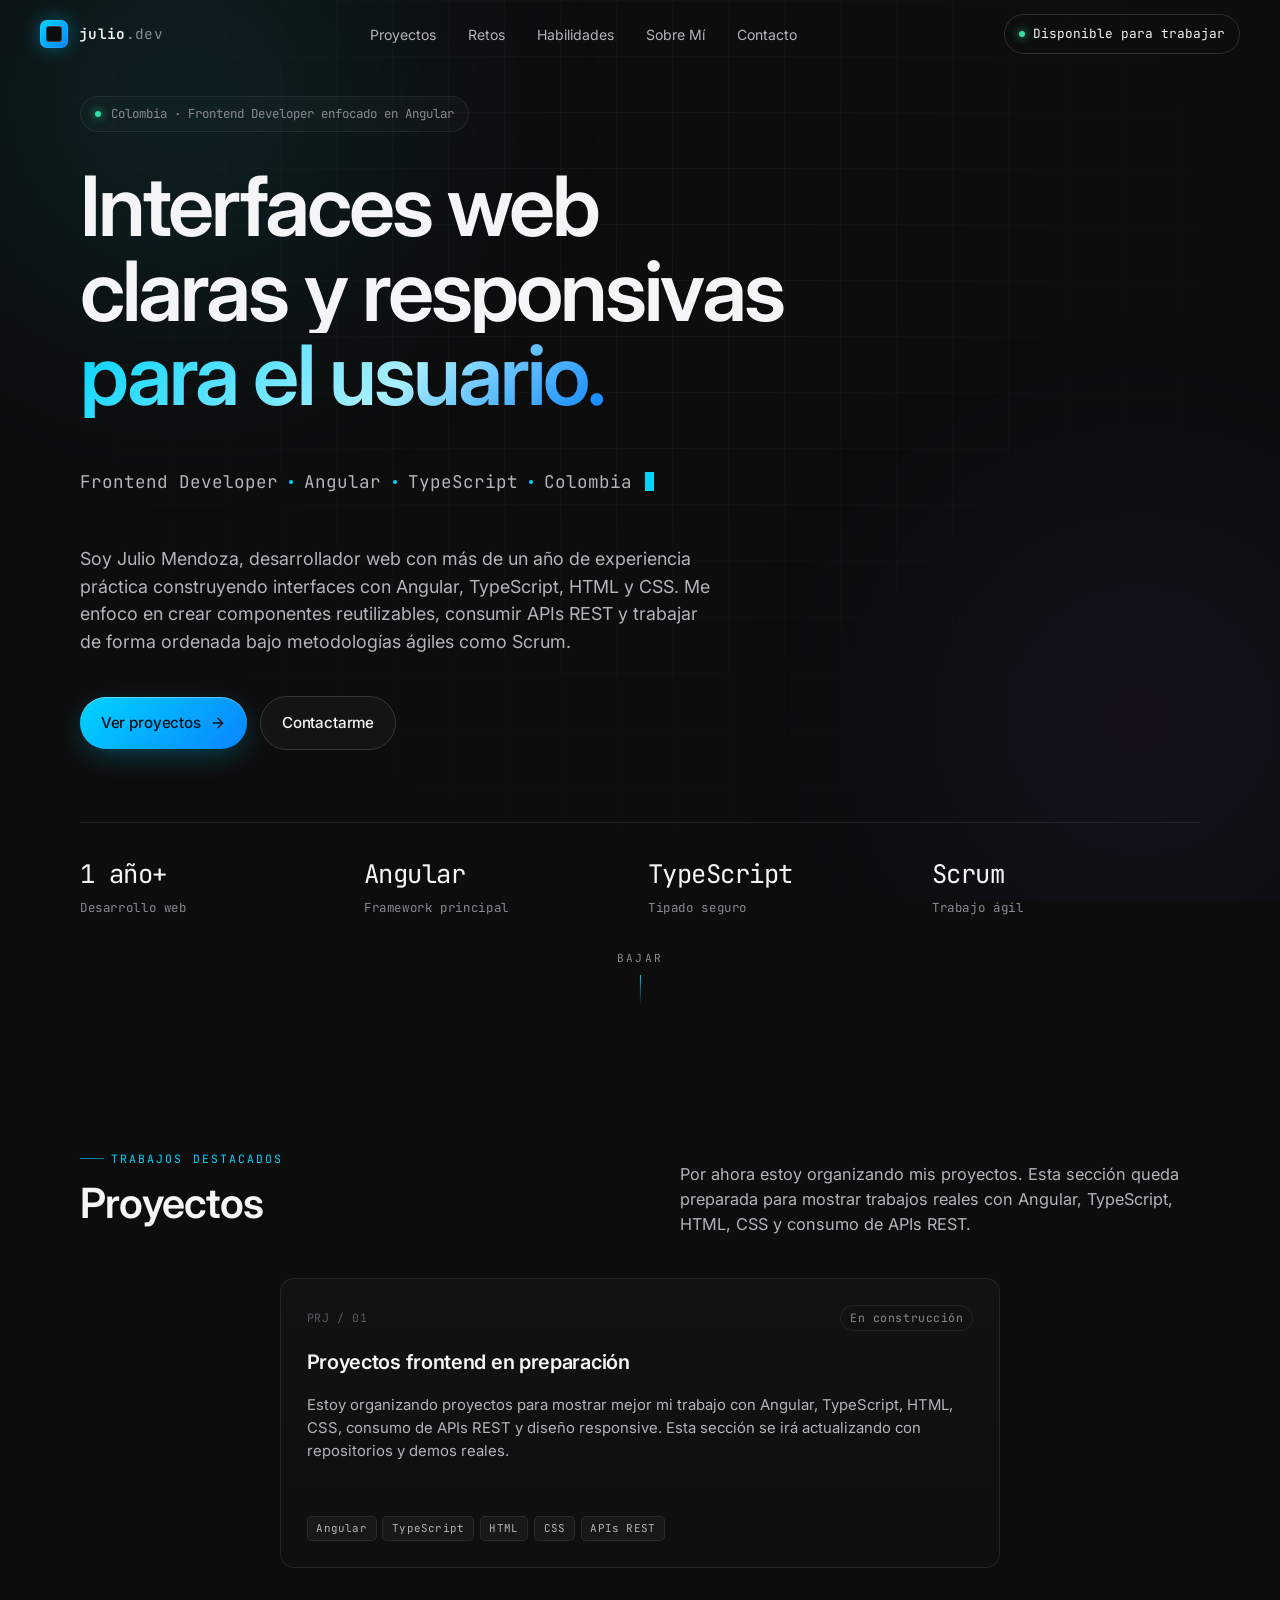
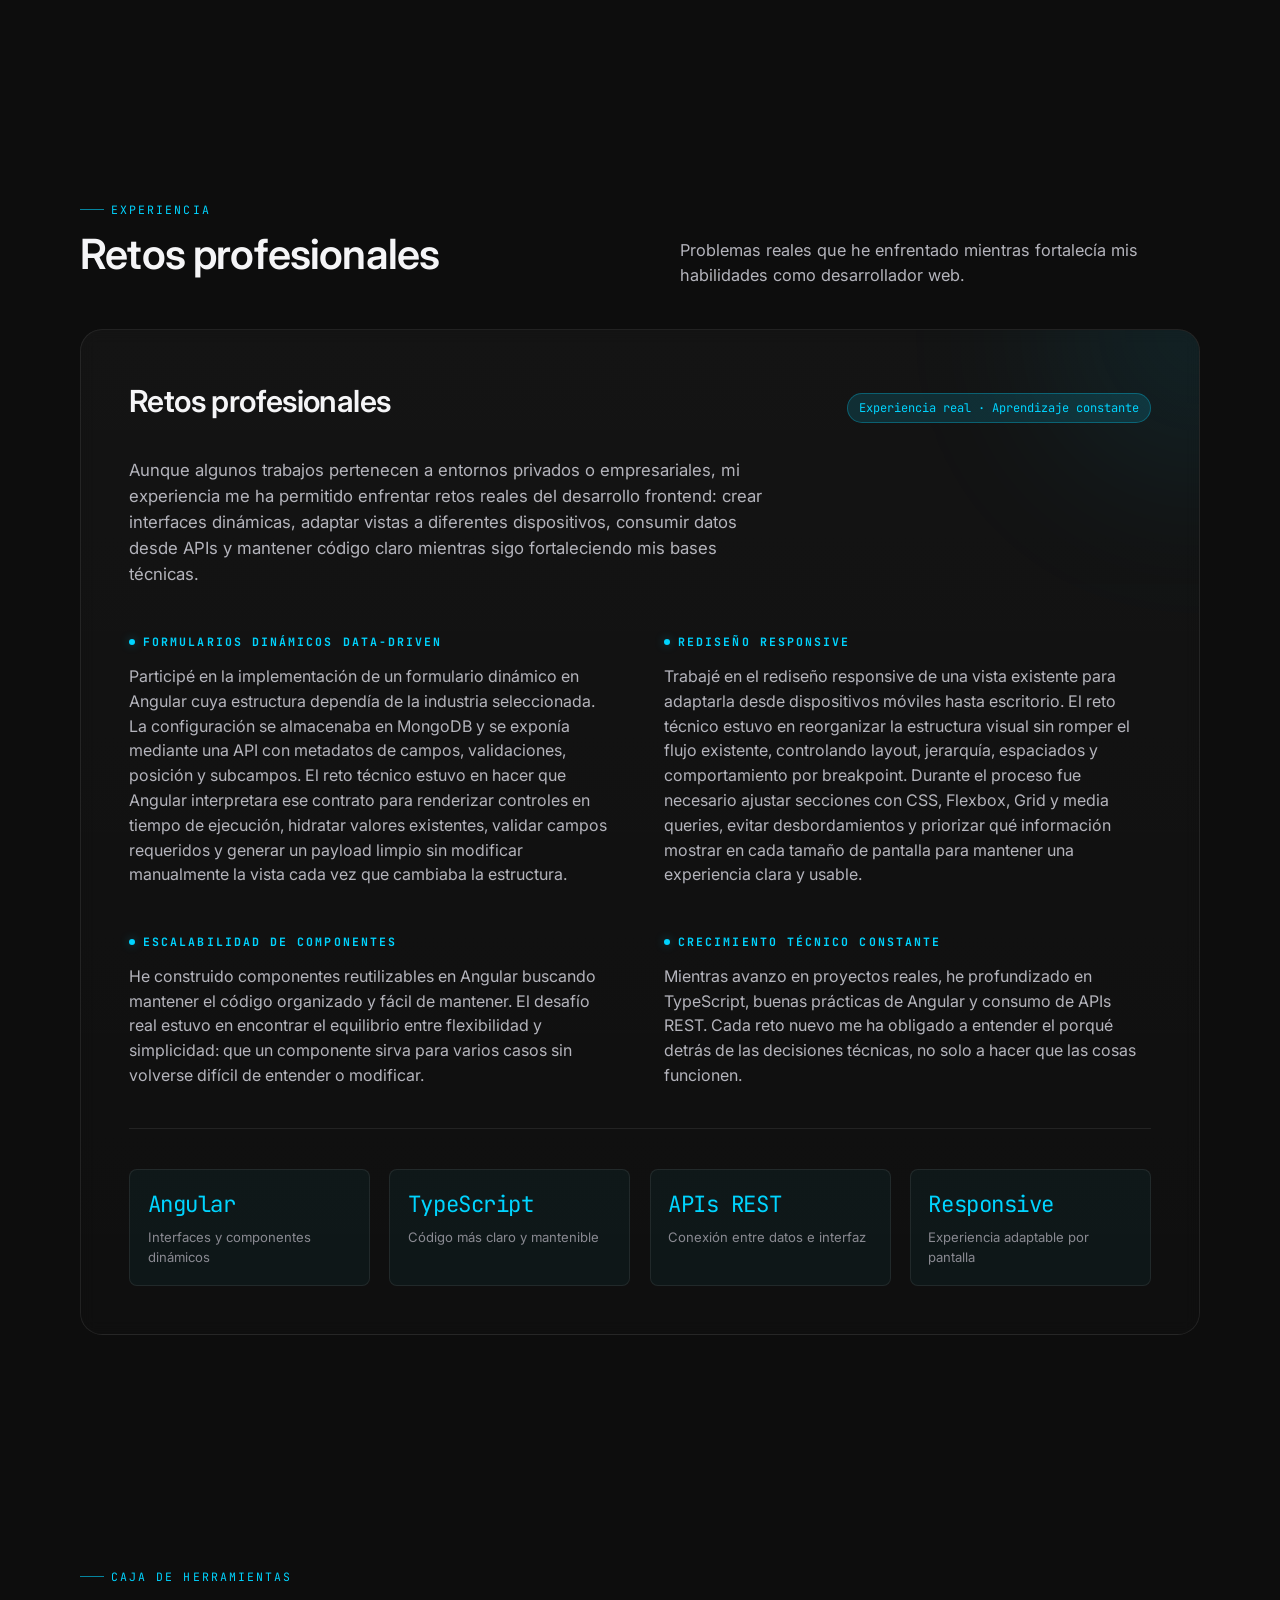
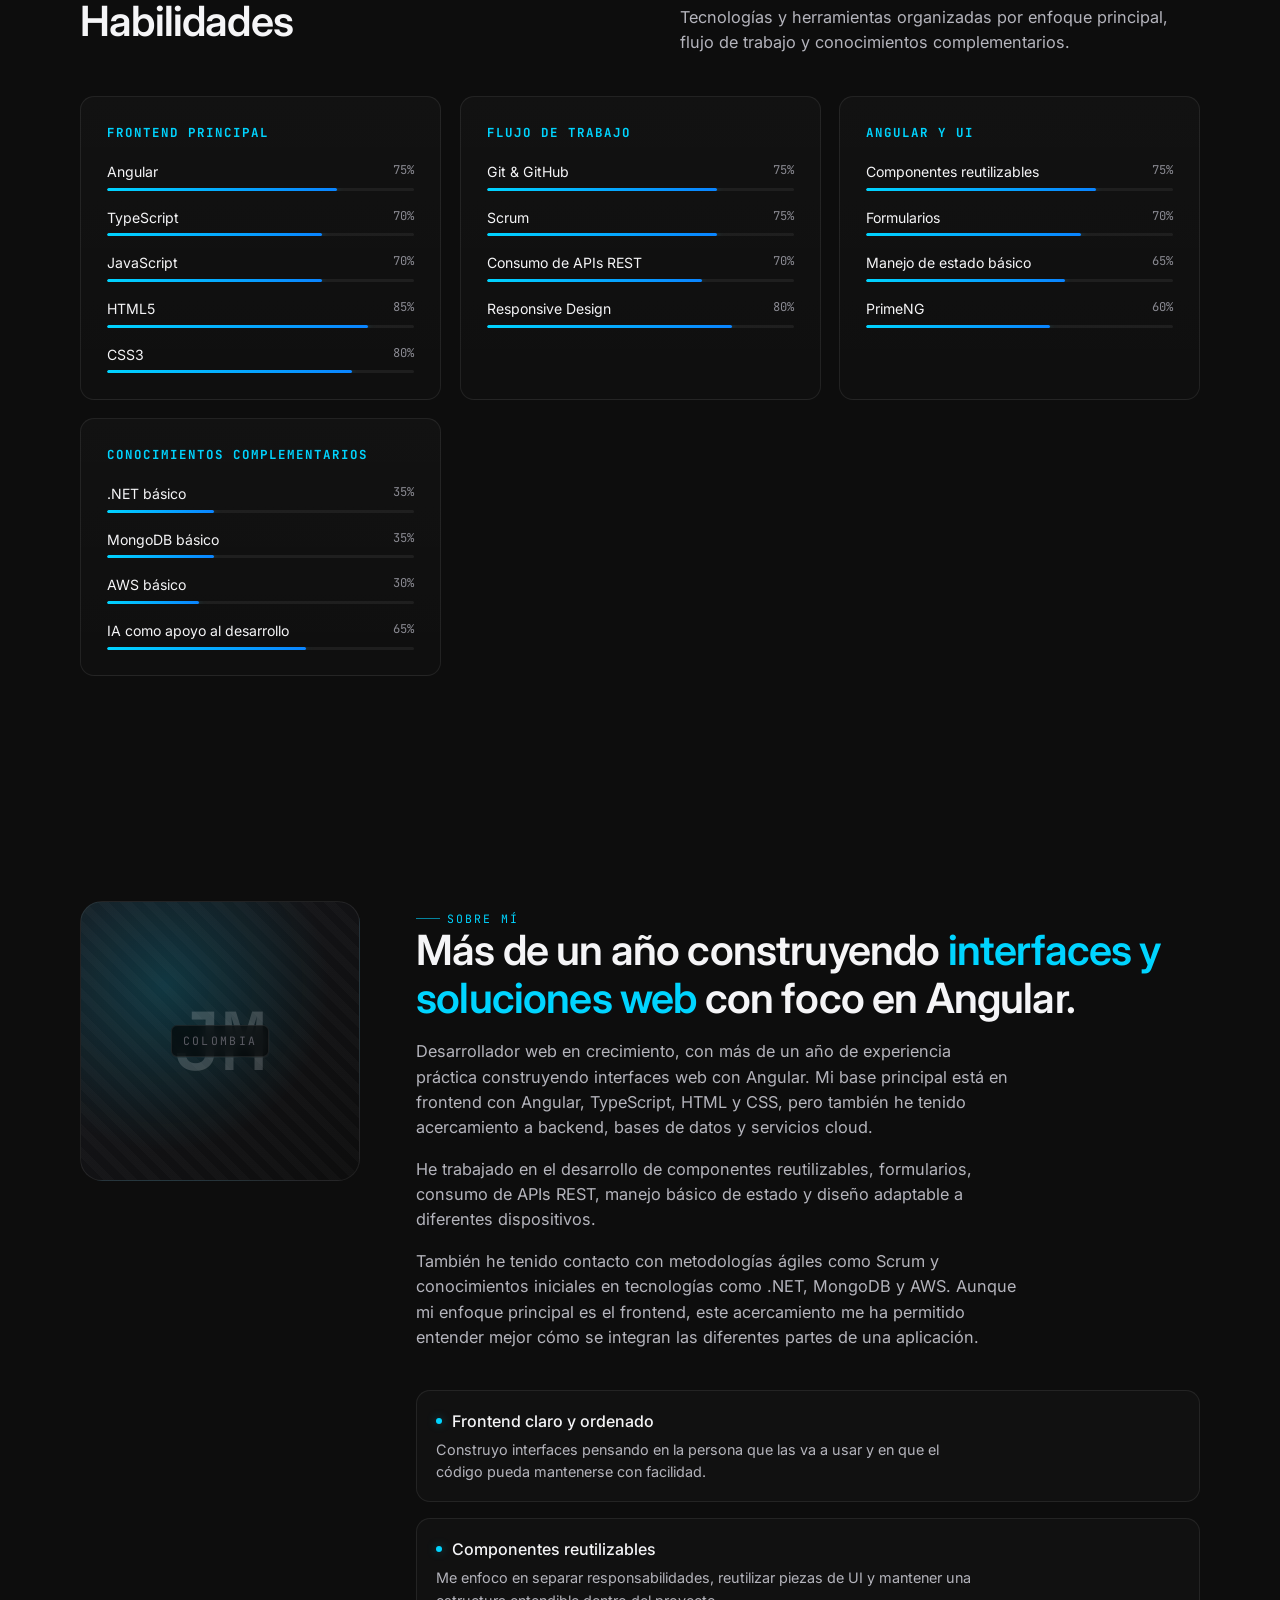
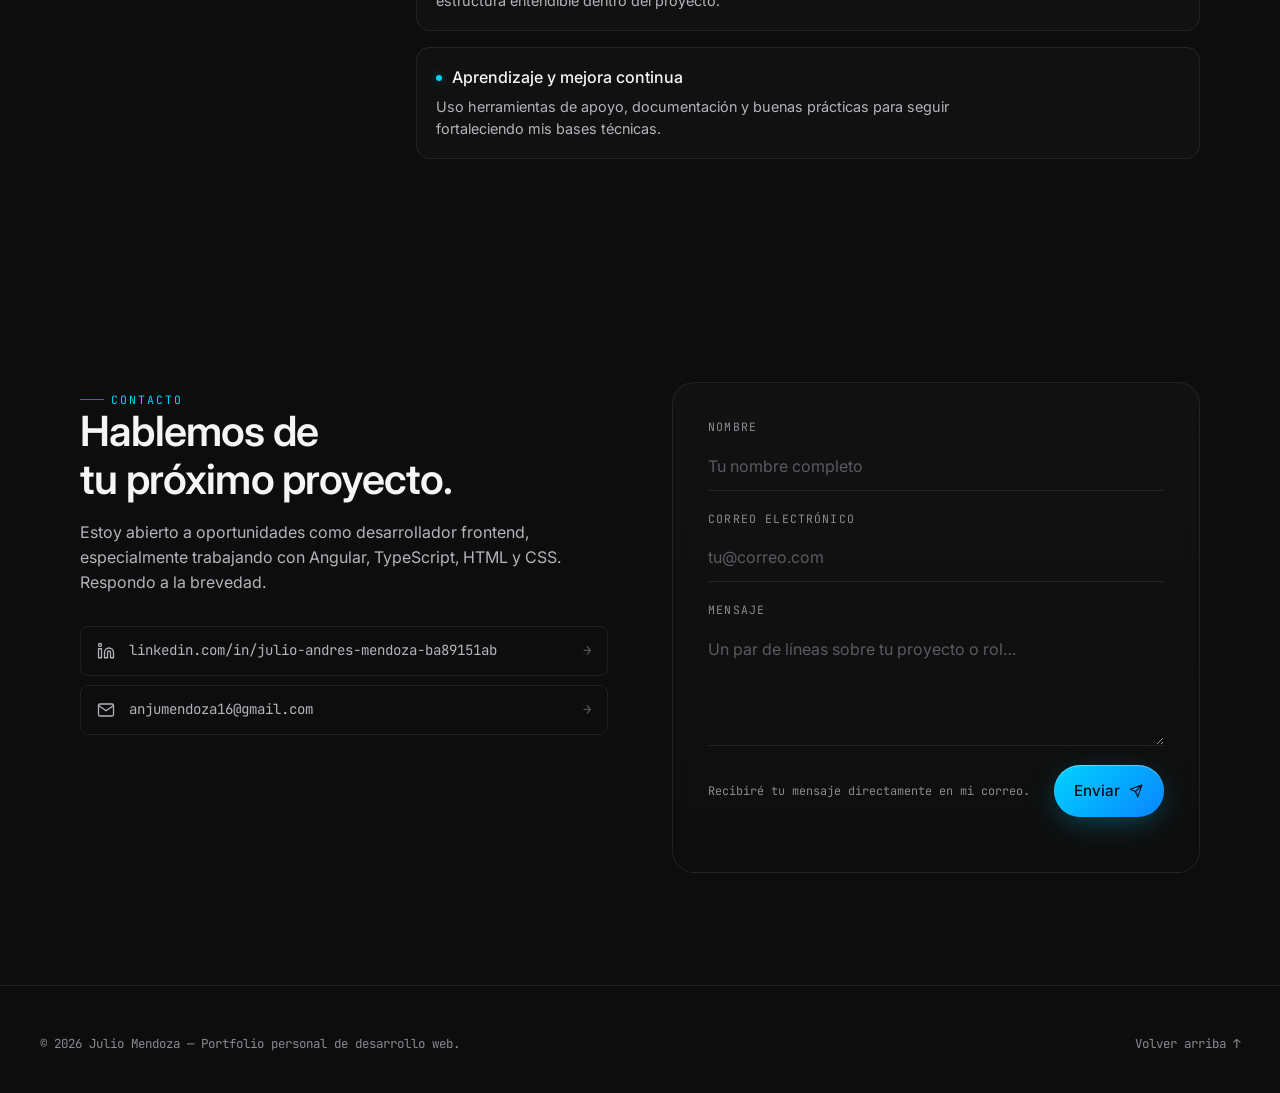
<file: index.html>
<!doctype html>
<html lang="es">
<head>
  <meta charset="utf-8" />
  <meta name="viewport" content="width=device-width, initial-scale=1" />
  <title>Julio Mendoza — Desarrollador Frontend Angular</title>
  <meta name="description" content="Portfolio de Julio Mendoza, desarrollador frontend enfocado en Angular, TypeScript, HTML, CSS y construcción de interfaces web responsivas." />

  <!-- Fonts -->
  <link rel="preconnect" href="https://fonts.googleapis.com" />
  <link rel="preconnect" href="https://fonts.gstatic.com" crossorigin />
  <link href="https://fonts.googleapis.com/css2?family=Inter:wght@300;400;500;600;700&family=JetBrains+Mono:wght@400;500&display=swap" rel="stylesheet" />

  <link rel="stylesheet" href="styles.css?v=20260507-4" />
</head>
<body>
  <div class="backdrop"></div>
  <div class="grid-overlay"></div>

  <!-- ============================================================
       Navbar
       ============================================================ -->
  <header class="navbar">
    <a class="brand" href="#top" aria-label="Inicio">
      <span class="brand-mark" aria-hidden="true"></span>
      <span><strong>julio</strong><span>.dev</span></span>
    </a>

    <nav aria-label="Navegación principal">
      <ul class="nav-links">
        <li><a class="nav-link" href="#projects">Proyectos</a></li>
        <li><a class="nav-link" href="#challenges">Retos</a></li>
        <li><a class="nav-link" href="#skills">Habilidades</a></li>
        <li><a class="nav-link" href="#about">Sobre Mí</a></li>
        <li><a class="nav-link" href="#contact">Contacto</a></li>
      </ul>
    </nav>

    <a class="nav-cta" href="#contact">
      <span class="dot" aria-hidden="true"></span>
      Disponible para trabajar
    </a>

    <button class="nav-toggle" aria-label="Abrir menú" aria-controls="mobile-menu" aria-expanded="false">
      <span aria-hidden="true"></span>
    </button>
  </header>

  <div class="mobile-menu" id="mobile-menu" aria-hidden="true" inert>
    <ul>
      <li><a href="#projects">Proyectos</a></li>
      <li><a href="#challenges">Retos</a></li>
      <li><a href="#skills">Habilidades</a></li>
      <li><a href="#about">Sobre Mí</a></li>
      <li><a href="#contact">Contacto</a></li>
    </ul>
  </div>

  <main>
    <!-- ============================================================
         Hero
         ============================================================ -->
    <section class="hero" id="top" data-screen-label="01 Hero">
      <div class="container hero-inner">
        <span class="hero-meta">
          <span class="dot"></span>
          Colombia · Frontend Developer enfocado en Angular
        </span>

        <h1>
          <span class="line"><span>Interfaces web</span></span>
          <span class="line"><span>claras y responsivas</span></span>
          <span class="line"><span class="accent">para el usuario.</span></span>
        </h1>

        <p class="role-line" id="hero-role"></p>

        <p class="hero-lede">
          Soy Julio Mendoza, desarrollador web con más de un año de experiencia práctica
          construyendo interfaces con Angular, TypeScript, HTML y CSS. Me enfoco en crear componentes
          reutilizables, consumir APIs REST y trabajar de forma ordenada bajo metodologías ágiles como Scrum.
        </p>

        <div class="hero-cta-row">
          <a class="btn btn--primary" href="#projects">
            Ver proyectos
            <svg width="16" height="16" viewBox="0 0 24 24" fill="none" stroke="currentColor" stroke-width="2" stroke-linecap="round" stroke-linejoin="round">
              <line x1="5" y1="12" x2="19" y2="12"/><polyline points="12 5 19 12 12 19"/>
            </svg>
          </a>
          <a class="btn btn--ghost" href="#contact">Contactarme</a>
        </div>

        <div class="hero-stats">
          <div>
            <span class="stat-num">1 año+</span>
            <span class="stat-label">Desarrollo web</span>
          </div>
          <div>
            <span class="stat-num">Angular</span>
            <span class="stat-label">Framework principal</span>
          </div>
          <div>
            <span class="stat-num">TypeScript</span>
            <span class="stat-label">Tipado seguro</span>
          </div>
          <div>
            <span class="stat-num">Scrum</span>
            <span class="stat-label">Trabajo ágil</span>
          </div>
        </div>
      </div>

      <a class="scroll-hint" href="#projects" aria-label="Ir a proyectos">
        bajar
      </a>
    </section>

    <!-- ============================================================
         Projects
         ============================================================ -->
    <section id="projects" data-screen-label="02 Projects">
      <div class="container">
        <div class="section-head reveal">
          <div>
            <span class="eyebrow">Trabajos Destacados</span>
            <h2 class="section-title">Proyectos</h2>
          </div>
          <p class="section-lede">
            Por ahora estoy organizando mis proyectos. Esta sección queda preparada para mostrar trabajos reales
            con Angular, TypeScript, HTML, CSS y consumo de APIs REST.
          </p>
        </div>

        <div class="projects-grid" id="projects-grid"></div>
      </div>
    </section>

    <!-- ============================================================
         Professional Challenges
         ============================================================ -->
    <section id="challenges" data-screen-label="03 Retos">
      <div class="container">
        <div class="section-head reveal">
          <div>
            <span class="eyebrow">Experiencia</span>
            <h2 class="section-title">Retos profesionales</h2>
          </div>
          <p class="section-lede">
            Problemas reales que he enfrentado mientras fortalecía mis habilidades como desarrollador web.
          </p>
        </div>
        <div id="challenges-body"></div>
      </div>
    </section>

    <!-- ============================================================
         Skills
         ============================================================ -->
    <section id="skills" data-screen-label="04 Skills">
      <div class="container">
        <div class="section-head reveal">
          <div>
            <span class="eyebrow">Caja de Herramientas</span>
            <h2 class="section-title">Habilidades</h2>
          </div>
          <p class="section-lede">
            Tecnologías y herramientas organizadas por enfoque principal, flujo de trabajo y conocimientos complementarios.
          </p>
        </div>
        <div class="skills-grid" id="skills-grid"></div>
      </div>
    </section>

    <!-- ============================================================
         About
         ============================================================ -->
    <section id="about" data-screen-label="05 About">
      <div class="container about-grid">
        <div class="avatar reveal" aria-hidden="true">
          <span class="avatar__initials" id="avatar-initials">JM</span>
          <span class="avatar__tag" id="avatar-tag">Colombia</span>
        </div>
        <div class="about-body reveal" id="about-body" data-delay="100"></div>
      </div>
    </section>

    <!-- ============================================================
         Contact
         ============================================================ -->
    <section id="contact" data-screen-label="06 Contact">
      <div class="container contact-grid">
        <aside class="contact-aside reveal">
          <span class="eyebrow">Contacto</span>
          <h2 class="section-title">Hablemos de<br>tu próximo proyecto.</h2>
          <p>
            Estoy abierto a oportunidades como desarrollador frontend, especialmente trabajando con Angular,
            TypeScript, HTML y CSS. Respondo a la brevedad.
          </p>
          <div class="socials" id="socials"></div>
        </aside>

        <form class="contact-form reveal" id="contact-form" data-delay="100" novalidate>
          <div class="field">
            <label for="f-name">Nombre</label>
            <input id="f-name" name="name" type="text" placeholder="Tu nombre completo" autocomplete="name" required />
          </div>
          <div class="field">
            <label for="f-email">Correo electrónico</label>
            <input id="f-email" name="email" type="email" placeholder="tu@correo.com" autocomplete="email" required />
          </div>
          <div class="field">
            <label for="f-message">Mensaje</label>
            <textarea id="f-message" name="message" placeholder="Un par de líneas sobre tu proyecto o rol…" required></textarea>
          </div>
          <div class="form-footer">
            <span class="form-note">Recibiré tu mensaje directamente en mi correo.</span>
            <button type="submit" class="btn btn--primary">
              <span class="btn-label">Enviar</span>
              <svg width="14" height="14" viewBox="0 0 24 24" fill="none" stroke="currentColor" stroke-width="2" stroke-linecap="round" stroke-linejoin="round">
                <line x1="22" y1="2" x2="11" y2="13"/><polygon points="22 2 15 22 11 13 2 9 22 2"/>
              </svg>
            </button>
          </div>
          <div class="form-status" id="form-status" aria-live="polite"></div>
        </form>
      </div>
    </section>
  </main>

  <footer class="footer">
    <span>© <span id="footer-year"></span> <span id="footer-name"></span> — Portfolio personal de desarrollo web.</span>
    <span>
      <a href="#top">Volver arriba ↑</a>
    </span>
  </footer>

  <script src="data.js?v=20260507-4"></script>
  <script src="script.js?v=20260507-4"></script>
</body>
</html>
</file>
<file: styles.css>
/* ============================================================
   Portfolio — dark mode, glassmorphism, cyan accent
   Vanilla CSS. No preprocessor. Mobile-first.
   ============================================================ */

:root {
  /* Palette */
  --bg:          #0D0D0D;
  --bg-elev-1:   #131316;
  --bg-elev-2:   #17171C;
  --border:      rgba(255, 255, 255, 0.08);
  --border-hi:   rgba(255, 255, 255, 0.14);

  --text:        #F5F5F7;
  --text-dim:    #B4B4BC;
  --text-muted:  #8A8A92;
  --text-faint:  #5A5A62;

  --accent:      #00D4FF;
  --accent-2:    #0A84FF;
  --accent-soft: rgba(0, 212, 255, 0.14);
  --accent-glow: rgba(0, 212, 255, 0.35);

  /* Type */
  --font-sans:  "Inter", -apple-system, BlinkMacSystemFont, "Segoe UI", Roboto, sans-serif;
  --font-mono:  "JetBrains Mono", ui-monospace, SFMono-Regular, Menlo, monospace;

  /* Motion */
  --ease:       cubic-bezier(0.2, 0.7, 0.2, 1);
  --ease-out:   cubic-bezier(0.16, 1, 0.3, 1);

  /* Layout */
  --maxw:       1200px;
  --gutter:     clamp(1rem, 4vw, 2.5rem);
  --radius-sm:  8px;
  --radius:     14px;
  --radius-lg:  22px;

  color-scheme: dark;
}

/* ---------- Reset ---------- */
*, *::before, *::after { box-sizing: border-box; }
html { scroll-behavior: smooth; }
body {
  margin: 0;
  font-family: var(--font-sans);
  background: var(--bg);
  color: var(--text);
  line-height: 1.55;
  -webkit-font-smoothing: antialiased;
  text-rendering: optimizeLegibility;
  overflow-x: hidden;
}
img, svg { display: block; max-width: 100%; }
a { color: inherit; text-decoration: none; }
button { font: inherit; color: inherit; background: none; border: 0; cursor: pointer; }
input, textarea { font: inherit; color: inherit; }

/* ---------- Ambient backdrop ---------- */
.backdrop {
  position: fixed;
  inset: 0;
  z-index: -1;
  overflow: hidden;
  pointer-events: none;
}
.backdrop::before,
.backdrop::after {
  content: "";
  position: absolute;
  width: 720px; height: 720px;
  border-radius: 50%;
  filter: blur(120px);
  opacity: 0.35;
}
.backdrop::before {
  background: radial-gradient(circle, rgba(0, 212, 255, 0.45), transparent 60%);
  top: -260px; left: -180px;
}
.backdrop::after {
  background: radial-gradient(circle, rgba(124, 92, 255, 0.35), transparent 60%);
  top: 40vh; right: -220px;
}
.grid-overlay {
  position: fixed;
  inset: 0;
  z-index: -1;
  pointer-events: none;
  background-image:
    linear-gradient(rgba(255, 255, 255, 0.035) 1px, transparent 1px),
    linear-gradient(90deg, rgba(255, 255, 255, 0.035) 1px, transparent 1px);
  background-size: 56px 56px;
  mask-image: radial-gradient(circle at 50% 30%, black, transparent 75%);
}

/* ---------- Layout utils ---------- */
.container {
  width: 100%;
  max-width: var(--maxw);
  margin: 0 auto;
  padding: 0 var(--gutter);
}
section {
  padding: clamp(4rem, 9vw, 7rem) 0;
  position: relative;
}
.eyebrow {
  font-family: var(--font-mono);
  font-size: 0.72rem;
  letter-spacing: 0.18em;
  text-transform: uppercase;
  color: var(--accent);
  display: inline-flex;
  align-items: center;
  gap: 0.6em;
}
.eyebrow::before {
  content: "";
  width: 24px;
  height: 1px;
  background: var(--accent);
  opacity: 0.6;
}
.section-title {
  font-size: clamp(1.8rem, 3.4vw, 2.6rem);
  font-weight: 600;
  letter-spacing: -0.02em;
  margin: 0.8rem 0 0.6rem;
  line-height: 1.15;
}
.section-lede {
  color: var(--text-dim);
  max-width: 52ch;
  margin: 0 0 3rem;
  font-size: 1.02rem;
}

/* ============================================================
   NAVBAR
   ============================================================ */
.navbar {
  position: fixed;
  top: 0; left: 0; right: 0;
  z-index: 50;
  padding: 0.9rem var(--gutter);
  display: flex;
  align-items: center;
  justify-content: space-between;
  transition: background 220ms var(--ease), backdrop-filter 220ms var(--ease), border-color 220ms var(--ease);
  border-bottom: 1px solid transparent;
}
.navbar.is-scrolled {
  background: rgba(13, 13, 13, 0.72);
  backdrop-filter: saturate(180%) blur(14px);
  -webkit-backdrop-filter: saturate(180%) blur(14px);
  border-bottom-color: var(--border);
}
.brand {
  display: inline-flex;
  align-items: center;
  gap: 0.7rem;
  font-family: var(--font-mono);
  font-size: 0.9rem;
  letter-spacing: 0.02em;
}
.brand-mark {
  width: 28px; height: 28px;
  border-radius: 7px;
  position: relative;
  background: linear-gradient(135deg, var(--accent) 0%, var(--accent-2) 100%);
  box-shadow: 0 0 0 1px rgba(255,255,255,0.1) inset, 0 0 18px var(--accent-glow);
}
.brand-mark::after {
  content: "";
  position: absolute;
  inset: 6px;
  border-radius: 3px;
  background: var(--bg);
  border: 1px solid rgba(255,255,255,0.2);
}
.brand strong { color: var(--text); font-weight: 600; }
.brand span  { color: var(--text-muted); }

.nav-links {
  display: none;
  gap: 2rem;
  list-style: none;
  margin: 0; padding: 0;
}
@media (min-width: 820px) {
  .nav-links { display: flex; }
}
.nav-link {
  font-size: 0.88rem;
  color: var(--text-dim);
  padding: 0.35rem 0;
  position: relative;
  transition: color 180ms var(--ease);
}
.nav-link::after {
  content: "";
  position: absolute;
  left: 0; bottom: -2px;
  width: 100%;
  height: 1px;
  background: var(--accent);
  transform: scaleX(0);
  transform-origin: left;
  transition: transform 280ms var(--ease-out);
}
.nav-link:hover,
.nav-link.is-active {
  color: var(--text);
}
.nav-link:hover::after,
.nav-link.is-active::after {
  transform: scaleX(1);
}

.nav-cta {
  display: inline-flex;
  align-items: center;
  gap: 0.45rem;
  font-family: var(--font-mono);
  font-size: 0.8rem;
  padding: 0.55rem 0.9rem;
  border: 1px solid var(--border-hi);
  border-radius: 999px;
  color: var(--text);
  transition: border-color 180ms var(--ease), background 180ms var(--ease);
}
.nav-cta:hover {
  border-color: var(--accent);
  background: var(--accent-soft);
}
.nav-cta .dot {
  width: 6px; height: 6px; border-radius: 50%;
  background: #30E0A1;
  box-shadow: 0 0 10px #30E0A1;
  animation: pulse 2s infinite;
}
@keyframes pulse {
  0%, 100% { opacity: 1; }
  50% { opacity: 0.4; }
}

/* Mobile menu toggle */
.nav-toggle {
  display: inline-flex;
  width: 38px; height: 38px;
  align-items: center; justify-content: center;
  border-radius: 8px;
  border: 1px solid var(--border);
}
@media (min-width: 820px) { .nav-toggle { display: none; } }
.nav-toggle span,
.nav-toggle span::before,
.nav-toggle span::after {
  content: "";
  display: block;
  width: 16px; height: 1.5px;
  background: var(--text);
  position: relative;
  transition: transform 200ms var(--ease);
}
.nav-toggle span::before { position: absolute; top: -5px; left: 0; }
.nav-toggle span::after  { position: absolute; top:  5px; left: 0; }

.mobile-menu {
  position: fixed;
  top: 64px; left: 0; right: 0;
  background: rgba(13, 13, 13, 0.96);
  backdrop-filter: blur(20px);
  border-bottom: 1px solid var(--border);
  padding: 1.25rem var(--gutter) 2rem;
  transform: translateY(-120%);
  transition: transform 280ms var(--ease-out);
  z-index: 49;
}
.mobile-menu.is-open { transform: translateY(0); }
.mobile-menu ul { list-style: none; margin: 0; padding: 0; display: grid; gap: 0.4rem; }
.mobile-menu a {
  display: block;
  padding: 0.8rem 0;
  font-size: 1.1rem;
  color: var(--text-dim);
  border-bottom: 1px solid var(--border);
}
.mobile-menu a:hover { color: var(--text); }

/* ============================================================
   HERO
   ============================================================ */
.hero {
  min-height: 100vh;
  display: flex;
  align-items: center;
  padding-top: 6rem;
  position: relative;
}
.hero-inner { display: grid; gap: 2rem; position: relative; z-index: 1; }

.hero-meta {
  display: inline-flex;
  align-items: center;
  gap: 0.6rem;
  font-family: var(--font-mono);
  font-size: 0.78rem;
  color: var(--text-muted);
  padding: 0.45rem 0.9rem;
  border: 1px solid var(--border);
  border-radius: 999px;
  background: rgba(255, 255, 255, 0.02);
  width: fit-content;
}
.hero-meta .dot {
  width: 6px; height: 6px; border-radius: 50%;
  background: #30E0A1;
  box-shadow: 0 0 10px #30E0A1;
}

.hero h1 {
  font-size: clamp(2.6rem, 7vw, 5.2rem);
  line-height: 1.02;
  letter-spacing: -0.035em;
  margin: 0;
  font-weight: 600;
}
.hero h1 .line { display: block; overflow: hidden; }
.hero h1 .line > span {
  display: inline-block;
  transform: translateY(110%);
  animation: riseIn 900ms var(--ease-out) forwards;
}
.hero h1 .line:nth-child(2) > span { animation-delay: 120ms; }
.hero h1 .line:nth-child(3) > span { animation-delay: 240ms; }
@keyframes riseIn {
  to { transform: translateY(0); }
}

.hero h1 .accent {
  background: linear-gradient(135deg, var(--accent) 0%, #A8EFFF 60%, var(--accent-2) 100%);
  -webkit-background-clip: text;
  background-clip: text;
  color: transparent;
}

.role-line {
  font-family: var(--font-mono);
  color: var(--text-dim);
  font-size: clamp(0.95rem, 1.5vw, 1.1rem);
  display: inline-flex;
  flex-wrap: wrap;
  align-items: center;
  gap: 0.7rem;
}
.role-line .sep {
  width: 4px; height: 4px;
  border-radius: 50%;
  background: var(--accent);
}
.role-line .caret {
  display: inline-block;
  width: 9px; height: 1.05em;
  margin-left: 2px;
  background: var(--accent);
  animation: blink 1.1s steps(2) infinite;
  vertical-align: -2px;
}
@keyframes blink { 50% { opacity: 0; } }

.hero-lede {
  color: var(--text-dim);
  font-size: clamp(1rem, 1.4vw, 1.15rem);
  max-width: 58ch;
  margin: 0;
}

.hero-cta-row {
  display: flex;
  flex-wrap: wrap;
  gap: 0.8rem;
  align-items: center;
  margin-top: 0.5rem;
}

/* Buttons */
.btn {
  display: inline-flex;
  align-items: center;
  gap: 0.6rem;
  padding: 0.9rem 1.3rem;
  border-radius: 999px;
  font-size: 0.95rem;
  font-weight: 500;
  letter-spacing: -0.01em;
  position: relative;
  overflow: hidden;
  transition: transform 200ms var(--ease), box-shadow 220ms var(--ease), background 200ms var(--ease);
  isolation: isolate;
}
.btn--primary {
  background: linear-gradient(135deg, var(--accent), var(--accent-2));
  color: #001018;
  box-shadow: 0 8px 30px -6px var(--accent-glow), inset 0 1px 0 rgba(255,255,255,0.35);
}
.btn--primary:hover {
  transform: translateY(-1px);
  box-shadow: 0 14px 38px -6px var(--accent-glow), inset 0 1px 0 rgba(255,255,255,0.35);
}
.btn--ghost {
  background: rgba(255,255,255,0.03);
  color: var(--text);
  border: 1px solid var(--border-hi);
}
.btn--ghost:hover { background: rgba(255,255,255,0.06); border-color: var(--accent); color: var(--accent); }
.btn:disabled,
.btn.is-loading {
  cursor: not-allowed;
  opacity: 0.68;
  transform: none;
}

.btn .ripple {
  position: absolute;
  border-radius: 50%;
  pointer-events: none;
  transform: translate(-50%, -50%) scale(0);
  background: rgba(255, 255, 255, 0.4);
  animation: rippleAnim 620ms var(--ease-out) forwards;
}
.btn--primary .ripple { background: rgba(0, 20, 40, 0.35); }
@keyframes rippleAnim {
  to { transform: translate(-50%, -50%) scale(18); opacity: 0; }
}

.hero-stats {
  display: grid;
  grid-template-columns: repeat(auto-fit, minmax(140px, 1fr));
  gap: 1rem;
  margin-top: 2.5rem;
  padding-top: 2rem;
  border-top: 1px solid var(--border);
}
.hero-stats .stat-num {
  font-family: var(--font-mono);
  font-size: 1.6rem;
  color: var(--text);
  letter-spacing: -0.02em;
  display: block;
}
.hero-stats .stat-label {
  font-size: 0.78rem;
  color: var(--text-muted);
  font-family: var(--font-mono);
  letter-spacing: 0.05em;
  margin-top: 0.2rem;
  display: block;
}

.scroll-hint {
  position: absolute;
  left: 50%;
  bottom: 1.5rem;
  transform: translateX(-50%);
  font-family: var(--font-mono);
  font-size: 0.7rem;
  letter-spacing: 0.2em;
  color: var(--text-muted);
  text-transform: uppercase;
  display: flex; flex-direction: column; align-items: center;
  gap: 0.5rem;
}
.scroll-hint::after {
  content: "";
  width: 1px; height: 30px;
  background: linear-gradient(to bottom, var(--accent), transparent);
  animation: scrollHint 2.2s ease-in-out infinite;
  transform-origin: top;
}
@keyframes scrollHint {
  0%   { transform: scaleY(0); opacity: 0; }
  50%  { opacity: 1; }
  100% { transform: scaleY(1); opacity: 0; }
}

/* ============================================================
   PROJECTS
   ============================================================ */
.section-head {
  display: flex;
  flex-wrap: wrap;
  align-items: flex-end;
  justify-content: space-between;
  gap: 1.5rem;
  margin-bottom: 2.5rem;
}
.section-head .section-lede { margin: 0; }

.projects-grid {
  display: grid;
  grid-template-columns: 1fr;
  gap: 1.2rem;
}
@media (min-width: 640px) { .projects-grid { grid-template-columns: repeat(2, 1fr); } }
@media (min-width: 1024px) { .projects-grid { grid-template-columns: repeat(3, 1fr); } }
.projects-grid--single {
  max-width: 720px;
  margin: 0 auto;
}
@media (min-width: 640px) { .projects-grid--single { grid-template-columns: 1fr; } }

.project-card {
  position: relative;
  padding: 1.6rem;
  border-radius: var(--radius);
  background: linear-gradient(180deg, rgba(255,255,255,0.025), rgba(255,255,255,0.01));
  border: 1px solid var(--border);
  overflow: hidden;
  display: flex;
  flex-direction: column;
  gap: 1rem;
  min-height: 290px;
  transition: transform 320ms var(--ease), border-color 320ms var(--ease), box-shadow 320ms var(--ease);
}
.project-card::before {
  /* Accent border reveal on hover */
  content: "";
  position: absolute; inset: -1px;
  border-radius: inherit;
  padding: 1px;
  background: conic-gradient(from 180deg at 50% 50%, var(--accent), transparent 120deg, transparent 240deg, var(--accent));
  -webkit-mask:
    linear-gradient(#000 0 0) content-box,
    linear-gradient(#000 0 0);
  -webkit-mask-composite: xor;
          mask-composite: exclude;
  opacity: 0;
  transition: opacity 320ms var(--ease);
  pointer-events: none;
}
.project-card::after {
  /* Soft glow */
  content: "";
  position: absolute;
  width: 260px; height: 260px;
  border-radius: 50%;
  background: radial-gradient(circle, var(--card-accent, var(--accent-glow)), transparent 60%);
  filter: blur(50px);
  opacity: 0;
  top: -80px; right: -80px;
  transition: opacity 320ms var(--ease);
  pointer-events: none;
  z-index: 0;
}
.project-card:hover {
  transform: translateY(-4px);
  border-color: transparent;
  box-shadow: 0 30px 60px -30px rgba(0, 0, 0, 0.6);
}
.project-card:hover::before { opacity: 0.9; }
.project-card:hover::after  { opacity: 0.4; }

.project-card > * { position: relative; z-index: 1; }

.project-card__head {
  display: flex;
  align-items: center;
  justify-content: space-between;
  gap: 1rem;
  font-family: var(--font-mono);
  font-size: 0.72rem;
  color: var(--text-muted);
  letter-spacing: 0.05em;
}
.project-card__index {
  color: var(--text-faint);
}
.project-card__year {
  padding: 0.2rem 0.55rem;
  border: 1px solid var(--border);
  border-radius: 999px;
}
.project-card__name {
  font-size: 1.25rem;
  font-weight: 600;
  letter-spacing: -0.015em;
  margin: 0;
  color: var(--text);
}
.project-card__desc {
  color: var(--text-dim);
  font-size: 0.93rem;
  margin: 0;
  flex: 1;
}
.tag-row { display: flex; flex-wrap: wrap; gap: 0.35rem; }
.tag {
  font-family: var(--font-mono);
  font-size: 0.68rem;
  padding: 0.22rem 0.55rem;
  border-radius: 5px;
  background: rgba(255, 255, 255, 0.04);
  border: 1px solid var(--border);
  color: var(--text-dim);
  letter-spacing: 0.02em;
}
.project-card__links {
  display: flex;
  gap: 1rem;
  padding-top: 0.6rem;
  border-top: 1px solid var(--border);
  font-family: var(--font-mono);
  font-size: 0.82rem;
}
.project-card__links a {
  color: var(--text-dim);
  display: inline-flex;
  align-items: center;
  gap: 0.35rem;
  transition: color 180ms var(--ease);
}
.project-card__links a:hover { color: var(--accent); }
.project-card__links svg { width: 14px; height: 14px; }

/* ============================================================
   CASE STUDY
   ============================================================ */
.case {
  padding: clamp(4rem, 9vw, 7rem) 0;
  position: relative;
}
.case-card {
  border-radius: var(--radius-lg);
  border: 1px solid var(--border);
  background: linear-gradient(180deg, rgba(255,255,255,0.03), rgba(255,255,255,0.01));
  backdrop-filter: blur(8px);
  padding: clamp(1.8rem, 4vw, 3rem);
  position: relative;
  overflow: hidden;
}
.case-card::before {
  content: "";
  position: absolute;
  width: 520px; height: 520px;
  border-radius: 50%;
  background: radial-gradient(circle, var(--accent-glow), transparent 60%);
  filter: blur(80px);
  opacity: 0.35;
  top: -260px; right: -260px;
  pointer-events: none;
}
.case-card__head {
  display: flex;
  flex-wrap: wrap;
  gap: 1.5rem;
  align-items: baseline;
  justify-content: space-between;
  margin-bottom: 2rem;
  position: relative;
}
.case-card__title {
  font-size: clamp(1.4rem, 2.4vw, 1.9rem);
  font-weight: 600;
  margin: 0;
  letter-spacing: -0.02em;
}
.case-card__tag {
  font-family: var(--font-mono);
  font-size: 0.75rem;
  color: var(--accent);
  background: var(--accent-soft);
  border: 1px solid rgba(0, 212, 255, 0.3);
  padding: 0.3rem 0.7rem;
  border-radius: 999px;
  white-space: nowrap;
}
.case-card__tagline {
  color: var(--text-dim);
  font-size: 1.05rem;
  max-width: 60ch;
  margin: 0 0 2.5rem;
}

.case-grid {
  display: grid;
  gap: 2rem;
}
@media (min-width: 820px) {
  .case-grid { grid-template-columns: 1fr 1fr; gap: 2.5rem 3rem; }
}
.case-block h4 {
  font-family: var(--font-mono);
  font-size: 0.72rem;
  text-transform: uppercase;
  letter-spacing: 0.18em;
  color: var(--accent);
  margin: 0 0 0.8rem;
  display: inline-flex;
  align-items: center;
  gap: 0.5rem;
}
.case-block h4::before {
  content: "";
  width: 6px; height: 6px;
  border-radius: 50%;
  background: var(--accent);
  box-shadow: 0 0 10px var(--accent-glow);
}
.case-block p { color: var(--text-dim); margin: 0; }

.decisions-list {
  list-style: none;
  margin: 0;
  padding: 0;
  display: grid;
  gap: 0.8rem;
}
.decisions-list li {
  padding: 0.9rem 1rem;
  border: 1px solid var(--border);
  border-radius: var(--radius-sm);
  background: rgba(255,255,255,0.02);
  display: grid;
  grid-template-columns: minmax(0, 1fr) 2fr;
  gap: 1rem;
  align-items: start;
}
.decisions-list .d-label {
  font-family: var(--font-mono);
  font-size: 0.82rem;
  color: var(--text);
}
.decisions-list .d-reason {
  color: var(--text-muted);
  font-size: 0.88rem;
}

.results-grid {
  margin-top: 2.5rem;
  padding-top: 2.5rem;
  border-top: 1px solid var(--border);
  display: grid;
  grid-template-columns: repeat(auto-fit, minmax(160px, 1fr));
  gap: 1.2rem;
}
.result {
  padding: 1.1rem;
  border: 1px solid var(--border);
  border-radius: var(--radius-sm);
  background: rgba(0, 212, 255, 0.04);
}
.result .metric {
  font-family: var(--font-mono);
  font-size: 1.4rem;
  color: var(--accent);
  letter-spacing: -0.02em;
  display: block;
}
.result .label {
  color: var(--text-muted);
  font-size: 0.82rem;
  margin-top: 0.3rem;
  display: block;
}

.screenshot-placeholder {
  margin-top: 2.5rem;
  aspect-ratio: 16 / 7;
  border-radius: var(--radius);
  border: 1px dashed var(--border-hi);
  background:
    repeating-linear-gradient(
      135deg,
      rgba(255,255,255,0.015) 0 12px,
      transparent 12px 24px
    ),
    rgba(255,255,255,0.02);
  display: flex;
  align-items: center;
  justify-content: center;
  font-family: var(--font-mono);
  font-size: 0.78rem;
  letter-spacing: 0.15em;
  text-transform: uppercase;
  color: var(--text-muted);
}

/* ============================================================
   SKILLS
   ============================================================ */
.skills-grid {
  display: grid;
  grid-template-columns: 1fr;
  gap: 1.2rem;
}
@media (min-width: 820px) { .skills-grid { grid-template-columns: repeat(3, 1fr); } }

.skill-card {
  padding: 1.6rem;
  border-radius: var(--radius);
  border: 1px solid var(--border);
  background: linear-gradient(180deg, rgba(255,255,255,0.025), rgba(255,255,255,0.01));
}
.skill-card h3 {
  font-family: var(--font-mono);
  font-size: 0.78rem;
  text-transform: uppercase;
  letter-spacing: 0.16em;
  color: var(--accent);
  margin: 0 0 1.2rem;
}
.skill-row {
  display: grid;
  gap: 0.3rem;
  margin-bottom: 1rem;
}
.skill-row:last-child { margin-bottom: 0; }
.skill-row__name {
  display: flex;
  justify-content: space-between;
  font-size: 0.88rem;
  color: var(--text);
}
.skill-row__name .pct {
  font-family: var(--font-mono);
  color: var(--text-muted);
  font-size: 0.76rem;
}
.skill-bar {
  height: 3px;
  width: 100%;
  border-radius: 4px;
  background: rgba(255, 255, 255, 0.06);
  overflow: hidden;
  position: relative;
}
.skill-bar > span {
  display: block;
  height: 100%;
  background: linear-gradient(90deg, var(--accent), var(--accent-2));
  width: 0%;
  border-radius: inherit;
  transition: width 1.1s var(--ease-out);
  box-shadow: 0 0 10px var(--accent-glow);
}

/* ============================================================
   ABOUT
   ============================================================ */
.about-grid {
  display: grid;
  gap: 2.5rem;
  align-items: start;
}
@media (min-width: 900px) {
  .about-grid { grid-template-columns: 280px 1fr; gap: 3.5rem; }
}
.avatar {
  aspect-ratio: 1 / 1;
  border-radius: var(--radius-lg);
  border: 1px solid var(--border);
  background:
    radial-gradient(circle at 30% 30%, rgba(0, 212, 255, 0.18), transparent 60%),
    linear-gradient(135deg, #17171C 0%, #0D0D0D 100%);
  position: relative;
  overflow: hidden;
  display: flex;
  align-items: center;
  justify-content: center;
  font-family: var(--font-mono);
  color: var(--text-faint);
  font-size: 0.72rem;
  letter-spacing: 0.2em;
  text-transform: uppercase;
}
.avatar::before {
  content: "";
  position: absolute;
  inset: 0;
  background:
    repeating-linear-gradient(
      45deg,
      rgba(255, 255, 255, 0.02) 0 8px,
      transparent 8px 16px
    );
}
.avatar__tag {
  position: relative;
  z-index: 1;
  padding: 0.4rem 0.7rem;
  background: rgba(0,0,0,0.6);
  border: 1px solid var(--border);
  border-radius: 6px;
  backdrop-filter: blur(6px);
}
.avatar__initials {
  position: absolute;
  top: 50%; left: 50%;
  transform: translate(-50%, -50%);
  font-family: var(--font-mono);
  font-size: clamp(3rem, 8vw, 5rem);
  font-weight: 500;
  color: var(--text);
  opacity: 0.18;
  letter-spacing: -0.02em;
}

.about-body h2 { margin-top: 0; }
.about-body p {
  color: var(--text-dim);
  font-size: 1.02rem;
  max-width: 60ch;
}
.differentiators {
  list-style: none;
  margin: 2.5rem 0 0;
  padding: 0;
  display: grid;
  gap: 1rem;
}
.diff {
  padding: 1.1rem 1.2rem;
  border: 1px solid var(--border);
  border-radius: var(--radius);
  background: rgba(255, 255, 255, 0.02);
  display: grid;
  gap: 0.35rem;
  transition: border-color 220ms var(--ease), background 220ms var(--ease);
}
.diff:hover {
  border-color: var(--border-hi);
  background: rgba(0, 212, 255, 0.04);
}
.diff__title {
  display: flex;
  align-items: center;
  gap: 0.6rem;
  font-size: 1rem;
  font-weight: 500;
  color: var(--text);
}
.diff__title::before {
  content: "";
  width: 6px; height: 6px;
  border-radius: 50%;
  background: var(--accent);
  box-shadow: 0 0 10px var(--accent-glow);
}
.diff p { margin: 0; font-size: 0.9rem; }

/* ============================================================
   CONTACT
   ============================================================ */
.contact-grid {
  display: grid;
  gap: 2.5rem;
  align-items: start;
}
@media (min-width: 900px) {
  .contact-grid { grid-template-columns: 1fr 1fr; gap: 4rem; }
}
.contact-aside h2 { margin-top: 0; }
.contact-aside p { color: var(--text-dim); max-width: 50ch; }
.socials {
  margin-top: 2rem;
  display: grid;
  gap: 0.6rem;
}
.social {
  display: flex;
  align-items: center;
  gap: 0.9rem;
  padding: 0.8rem 1rem;
  border: 1px solid var(--border);
  border-radius: var(--radius-sm);
  font-family: var(--font-mono);
  font-size: 0.88rem;
  color: var(--text-dim);
  transition: border-color 220ms var(--ease), color 220ms var(--ease), background 220ms var(--ease);
}
.social:hover {
  border-color: var(--accent);
  color: var(--accent);
  background: var(--accent-soft);
}
.social svg { width: 18px; height: 18px; flex-shrink: 0; }
.social .label { flex: 1; }
.social .arrow {
  font-family: var(--font-mono);
  color: var(--text-faint);
  transition: transform 220ms var(--ease), color 220ms var(--ease);
}
.social:hover .arrow {
  color: var(--accent);
  transform: translateX(3px);
}
.contact-pending {
  color: var(--text-muted);
  font-family: var(--font-mono);
  font-size: 0.82rem;
  margin: 0;
}

/* Form */
.contact-form {
  border-radius: var(--radius-lg);
  border: 1px solid var(--border);
  background: linear-gradient(180deg, rgba(255,255,255,0.025), rgba(255,255,255,0.008));
  backdrop-filter: blur(8px);
  padding: clamp(1.5rem, 3vw, 2.2rem);
  display: grid;
  gap: 1.2rem;
}
.field { display: grid; gap: 0.4rem; }
.field label {
  font-family: var(--font-mono);
  font-size: 0.72rem;
  letter-spacing: 0.1em;
  text-transform: uppercase;
  color: var(--text-muted);
}
.field input,
.field textarea {
  width: 100%;
  background: transparent;
  border: 0;
  border-bottom: 1px solid var(--border);
  padding: 0.7rem 0;
  font-size: 1rem;
  color: var(--text);
  transition: border-color 220ms var(--ease);
  font-family: inherit;
  resize: vertical;
}
.field textarea { min-height: 120px; }
.field input:focus,
.field textarea:focus {
  outline: none;
  border-bottom-color: var(--accent);
}
.field input::placeholder,
.field textarea::placeholder { color: var(--text-faint); }

.form-footer {
  display: flex;
  justify-content: space-between;
  align-items: center;
  gap: 1rem;
  flex-wrap: wrap;
}
.form-note {
  font-family: var(--font-mono);
  font-size: 0.74rem;
  color: var(--text-muted);
}
.form-status {
  font-family: var(--font-mono);
  font-size: 0.8rem;
  color: #30E0A1;
  opacity: 0;
  transition: opacity 220ms var(--ease);
}
.form-status.is-visible { opacity: 1; }

/* ============================================================
   FOOTER
   ============================================================ */
.footer {
  padding: 3rem var(--gutter) 2.5rem;
  border-top: 1px solid var(--border);
  display: flex;
  flex-wrap: wrap;
  justify-content: space-between;
  gap: 1rem;
  font-family: var(--font-mono);
  font-size: 0.78rem;
  color: var(--text-muted);
}
.footer a:hover { color: var(--accent); }

/* ============================================================
   SCROLL REVEAL
   ============================================================ */
.reveal {
  opacity: 0;
  transform: translateY(24px);
  transition: opacity 800ms var(--ease-out), transform 800ms var(--ease-out);
  will-change: opacity, transform;
}
.reveal.is-visible {
  opacity: 1;
  transform: translateY(0);
}
.reveal[data-delay="100"] { transition-delay: 100ms; }
.reveal[data-delay="200"] { transition-delay: 200ms; }
.reveal[data-delay="300"] { transition-delay: 300ms; }
.reveal[data-delay="400"] { transition-delay: 400ms; }

@media (prefers-reduced-motion: reduce) {
  *, *::before, *::after {
    animation-duration: 0.001ms !important;
    transition-duration: 0.001ms !important;
  }
  .reveal { opacity: 1; transform: none; }
  .hero h1 .line > span { transform: none; }
}

/* ============================================================
   Selection & Scrollbar
   ============================================================ */
::selection { background: var(--accent-soft); color: var(--text); }

::-webkit-scrollbar { width: 10px; height: 10px; }
::-webkit-scrollbar-track { background: var(--bg); }
::-webkit-scrollbar-thumb {
  background: rgba(255,255,255,0.08);
  border-radius: 10px;
  border: 2px solid var(--bg);
}
::-webkit-scrollbar-thumb:hover { background: rgba(0, 212, 255, 0.4); }
</file>
